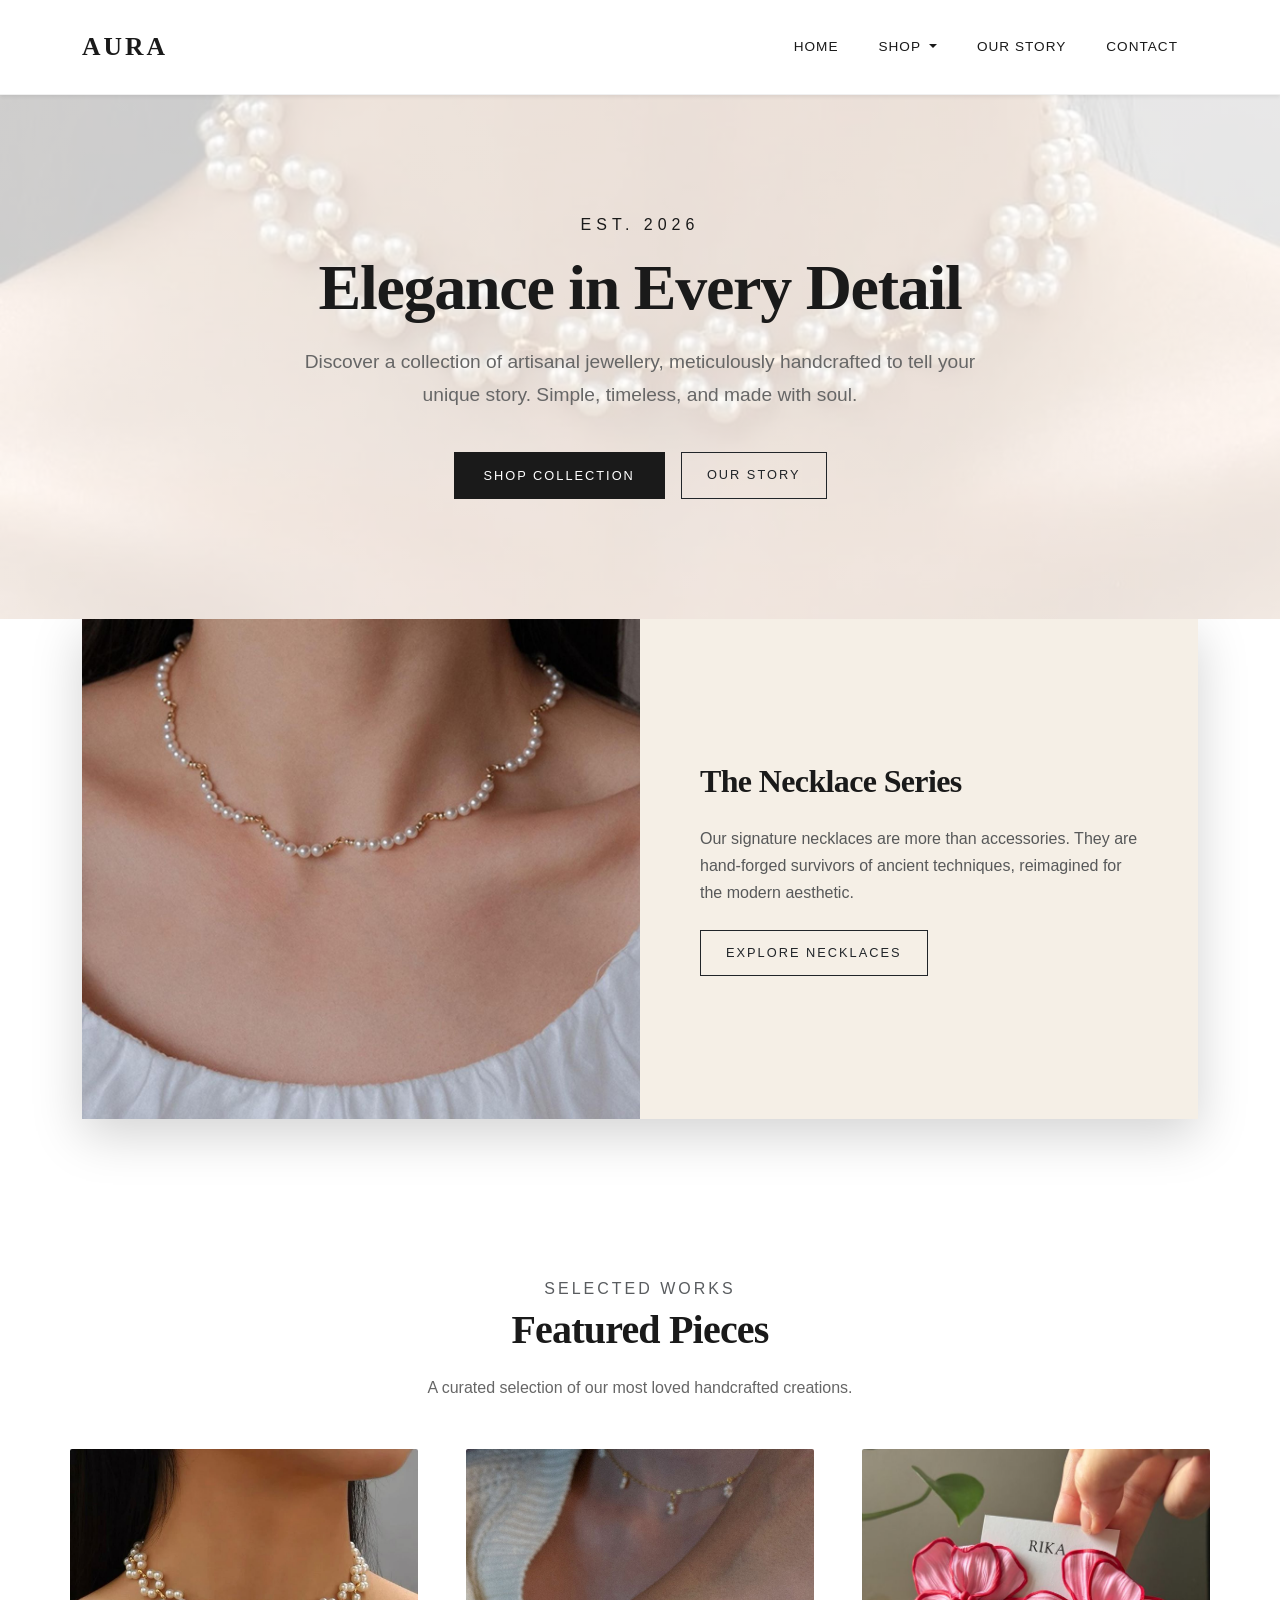
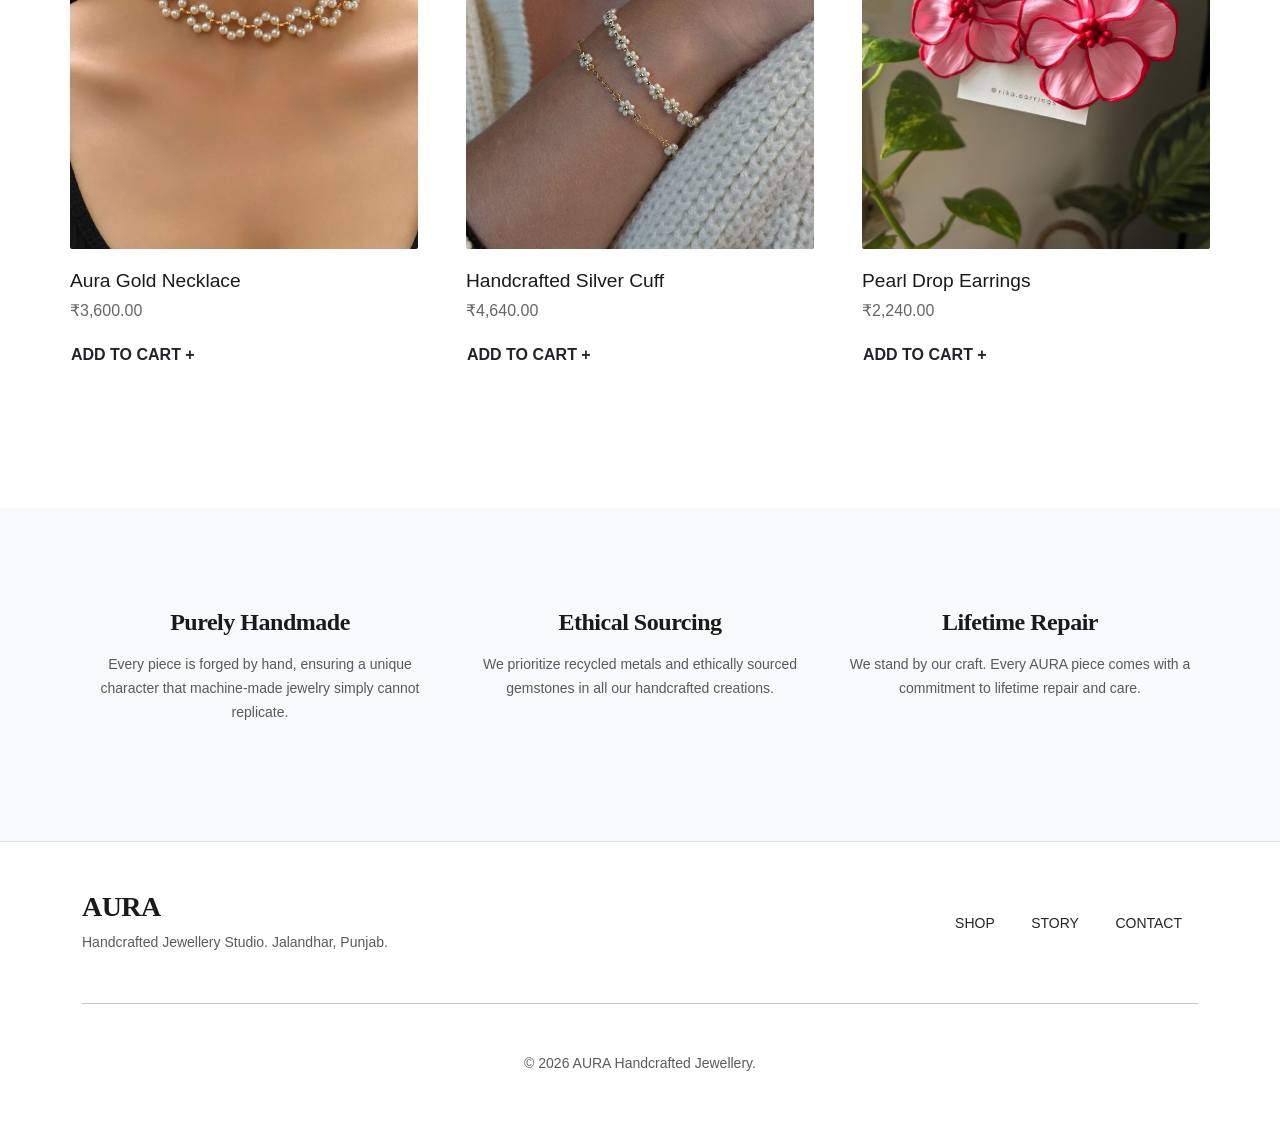
<file: index.html>
<!DOCTYPE html>
<html lang="en">

<head>
  <meta charset="UTF-8">
  <meta name="viewport" content="width=device-width, initial-scale=1.0">
  <meta name="description"
    content="Aura Handcrafted Jewellery - Artisanal jewellery made with care. Explore our unique handcrafted rings and necklaces.">

  <!-- Bootstrap CSS -->
  <link href="https://cdn.jsdelivr.net/npm/bootstrap@5.0.2/dist/css/bootstrap.min.css" rel="stylesheet">
  <!-- Custom CSS -->
  <link rel="stylesheet" href="style.css">

  <title>Aura Handcrafted Jewellery | Simple Artisanal Pieces</title>
</head>

<body>

  <!-- Navbar -->
  <nav class="navbar navbar-expand-lg navbar-light sticky-top shadow-sm">
    <div class="container">
      <a class="navbar-brand" href="index.html">AURA</a>
      <button class="navbar-toggler" type="button" data-bs-toggle="collapse" data-bs-target="#navbarContent">
        <span class="navbar-toggler-icon"></span>
      </button>
      <div class="collapse navbar-collapse justify-content-end" id="navbarContent">
        <ul class="navbar-nav align-items-center">
          <li class="nav-item"><a class="nav-link active" href="index.html">Home</a></li>
          <li class="nav-item dropdown">
            <a class="nav-link dropdown-toggle" href="#" id="shopDropdown" role="button" data-bs-toggle="dropdown"
              aria-expanded="false">
              Shop
            </a>
            <ul class="dropdown-menu" aria-labelledby="shopDropdown">
              <li><a class="dropdown-item" href="shop.html">Shop All</a></li>
              <li>
                <hr class="dropdown-divider">
              </li>
              <li><a class="dropdown-item" href="shop.html?category=necklace">Necklace</a></li>
              <li><a class="dropdown-item" href="shop.html?category=hand-bracelet">Hand Bracelet</a></li>
              <li><a class="dropdown-item" href="shop.html?category=earrings">Earrings</a></li>
            </ul>
          </li>
          <li class="nav-item"><a class="nav-link" href="about.html">Our Story</a></li>
          <li class="nav-item"><a class="nav-link" href="contact.html">Contact</a></li>
        </ul>
      </div>
    </div>
  </nav>

  <!-- Premium Hero Section -->
  <header class="hero-premium">
    <div class="container">
      <h6 class="text-uppercase letter-spacing-2 mb-3" style="letter-spacing: 5px;">EST. 2026</h6>
      <h1>Elegance in Every Detail</h1>
      <p>Discover a collection of artisanal jewellery, meticulously handcrafted to tell your unique story. Simple, timeless, and made with soul.</p>
      <div class="d-flex justify-content-center gap-3">
        <a href="shop.html" class="btn btn-primary">Shop Collection</a>
        <a href="about.html" class="btn btn-outline-dark">Our Story</a>
      </div>
    </div>
  </header>

  <!-- Collection Highlights -->
  <section class="container mt-n5">
    <div class="collection-banner shadow-lg">
      <div class="row g-0">
        <div class="col-md-6">
          <img src="images/necklace2.jpg" alt="Necklace Collection" class="banner-img">
        </div>
        <div class="col-md-6 banner-content">
          <h2 class="mb-4">The Necklace Series</h2>
          <p class="text-muted mb-4">Our signature necklaces are more than accessories. They are hand-forged survivors of ancient techniques, reimagined for the modern aesthetic.</p>
          <div>
            <a href="shop.html?category=necklace" class="btn btn-outline-dark">Explore Necklaces</a>
          </div>
        </div>
      </div>
    </div>
  </section>

  <!-- Featured Collection -->
  <section class="section-padding container">
    <div class="section-title text-center mb-5">
      <h6 class="text-muted text-uppercase mb-2" style="letter-spacing: 3px;">Selected Works</h6>
      <h2>Featured Pieces</h2>
      <p>A curated selection of our most loved handcrafted creations.</p>
    </div>

    <div class="row g-5">
      <!-- Product 1 -->
      <div class="col-sm-6 col-lg-4">
        <div class="product-card">
          <div class="img-container">
            <img src="images/necklace1.jpg" alt="Aura Gold Necklace">
          </div>
          <h5 class="card-title">Aura Gold Necklace</h5>
          <p class="card-price">₹3,600.00</p>
          <div class="mt-3">
            <a href="purchase.html?name=Aura Gold Necklace&price=3600&img=images/necklace1.jpg"
              class="btn btn-link p-0 text-dark text-decoration-none fw-bold small">ADD TO CART +</a>
          </div>
        </div>
      </div>

      <!-- Product 2 -->
      <div class="col-sm-6 col-lg-4">
        <div class="product-card">
          <div class="img-container">
            <img src="images/handbracelet1.jpg" alt="Handcrafted Silver Cuff">
          </div>
          <h5 class="card-title">Handcrafted Silver Cuff</h5>
          <p class="card-price">₹4,640.00</p>
          <div class="mt-3">
            <a href="purchase.html?name=Handcrafted Silver Cuff&price=4640&img=images/handbracelet1.jpg"
              class="btn btn-link p-0 text-dark text-decoration-none fw-bold small">ADD TO CART +</a>
          </div>
        </div>
      </div>

      <!-- Product 3 -->
      <div class="col-sm-6 col-lg-4">
        <div class="product-card">
          <div class="img-container">
            <img src="images/earings1.jpg" alt="Pearl Drop Earrings">
          </div>
          <h5 class="card-title">Pearl Drop Earrings</h5>
          <p class="card-price">₹2,240.00</p>
          <div class="mt-3">
            <a href="purchase.html?name=Pearl Drop Earrings&price=2240&img=images/earings1.jpg"
              class="btn btn-link p-0 text-dark text-decoration-none fw-bold small">ADD TO CART +</a>
          </div>
        </div>
      </div>
    </div>
  </section>

  <!-- Why AURA -->
  <section class="bg-light section-padding">
    <div class="container">
      <div class="row text-center g-4">
        <div class="col-md-4">
          <h4 class="mb-3">Purely Handmade</h4>
          <p class="text-muted small">Every piece is forged by hand, ensuring a unique character that machine-made jewelry simply cannot replicate.</p>
        </div>
        <div class="col-md-4">
          <h4 class="mb-3">Ethical Sourcing</h4>
          <p class="text-muted small">We prioritize recycled metals and ethically sourced gemstones in all our handcrafted creations.</p>
        </div>
        <div class="col-md-4">
          <h4 class="mb-3">Lifetime Repair</h4>
          <p class="text-muted small">We stand by our craft. Every AURA piece comes with a commitment to lifetime repair and care.</p>
        </div>
      </div>
    </div>
  </section>

  <!-- Footer -->
  <footer class="bg-white border-top py-5">
    <div class="container">
      <div class="row align-items-center">
        <div class="col-md-6">
          <h3 class="letter-spacing-2">AURA</h3>
          <p class="text-muted small mb-0">Handcrafted Jewellery Studio. Jalandhar, Punjab.</p>
        </div>
        <div class="col-md-6 text-md-end mt-4 mt-md-0">
          <a href="shop.html" class="text-dark text-decoration-none small mx-3">SHOP</a>
          <a href="about.html" class="text-dark text-decoration-none small mx-3">STORY</a>
          <a href="contact.html" class="text-dark text-decoration-none small mx-3">CONTACT</a>
        </div>
      </div>
      <hr class="my-5 opacity-10">
      <div class="text-center">
        <p class="text-muted small mb-0">&copy; 2026 AURA Handcrafted Jewellery.</p>
      </div>
    </div>
  </footer>

  <!-- Bootstrap JS -->
  <script src="https://cdn.jsdelivr.net/npm/bootstrap@5.0.2/dist/js/bootstrap.bundle.min.js"></script>
</body>

</html>
</file>
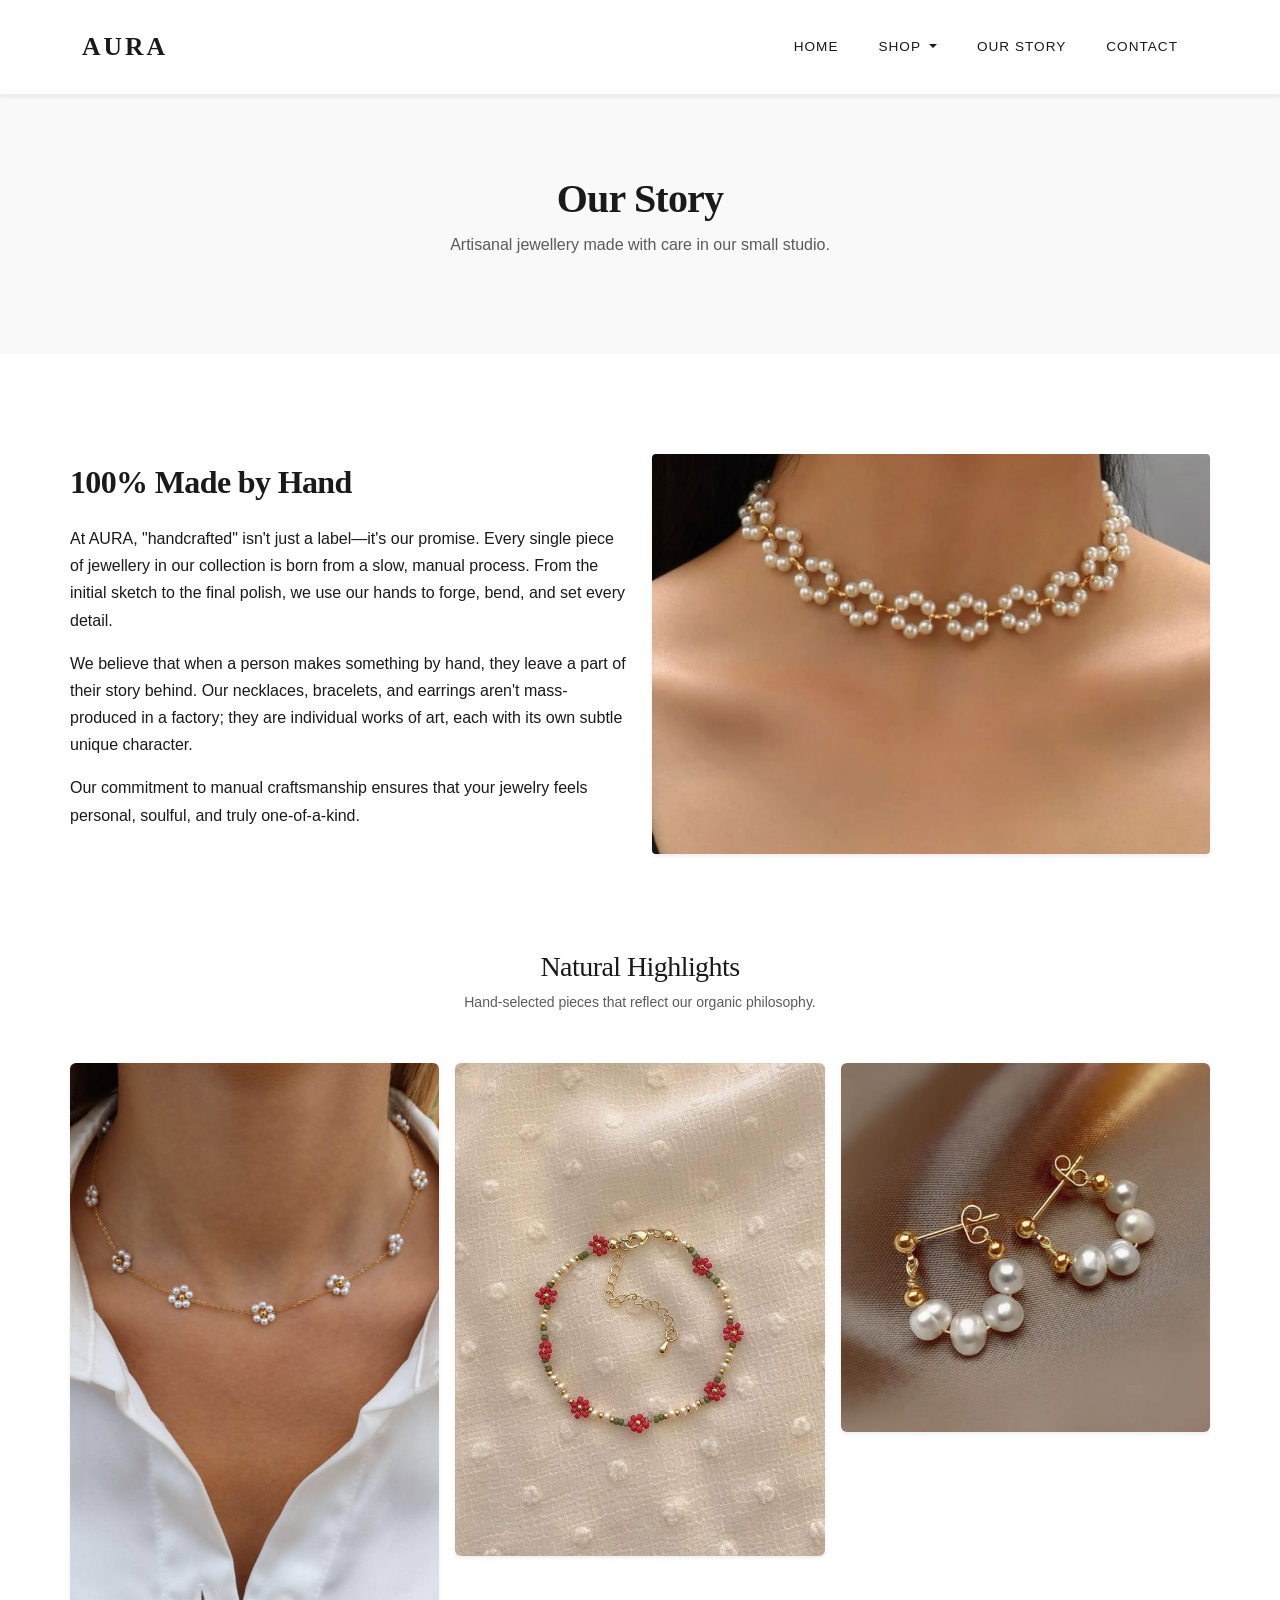
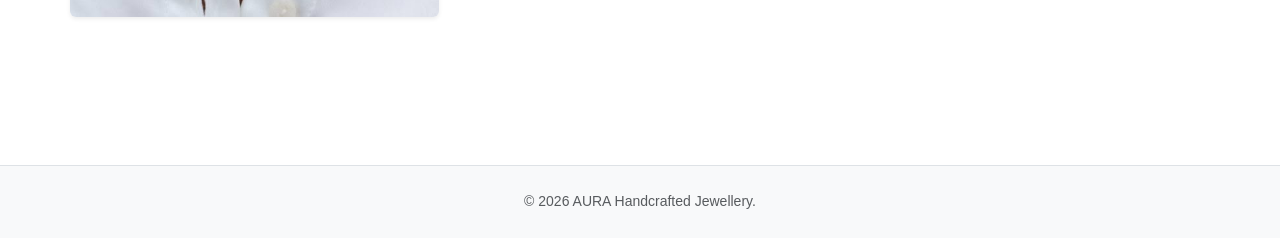
<file: about.html>
<!DOCTYPE html>
<html lang="en">

<head>
    <meta charset="UTF-8">
    <meta name="viewport" content="width=device-width, initial-scale=1.0">
    <meta name="description" content="Our Story | Aura Handcrafted Jewellery - Artisanal craft and small studio roots.">

    <!-- Bootstrap CSS -->
    <link href="https://cdn.jsdelivr.net/npm/bootstrap@5.0.2/dist/css/bootstrap.min.css" rel="stylesheet">
    <!-- Custom CSS -->
    <link rel="stylesheet" href="style.css">

    <title>Our Story | Aura Handcrafted Jewellery</title>

    <style>
        .about-header {
            padding: 80px 0;
            text-align: center;
            background-color: #f9f9f9;
        }

        .story-image {
            width: 100%;
            height: 400px;
            object-fit: cover;
            border-radius: 4px;
        }
    </style>
</head>

<body>

    <!-- Navbar -->
    <nav class="navbar navbar-expand-lg navbar-light sticky-top shadow-sm">
        <div class="container">
            <a class="navbar-brand" href="index.html">AURA</a>
            <button class="navbar-toggler" type="button" data-bs-toggle="collapse" data-bs-target="#navbarContent">
                <span class="navbar-toggler-icon"></span>
            </button>
            <div class="collapse navbar-collapse justify-content-end" id="navbarContent">
                <ul class="navbar-nav align-items-center">
                    <li class="nav-item"><a class="nav-link" href="index.html">Home</a></li>
                    <li class="nav-item dropdown">
                        <a class="nav-link dropdown-toggle" href="#" id="shopDropdown" role="button"
                            data-bs-toggle="dropdown" aria-expanded="false">
                            Shop
                        </a>
                        <ul class="dropdown-menu" aria-labelledby="shopDropdown">
                            <li><a class="dropdown-item" href="shop.html">Shop All</a></li>
                            <li>
                                <hr class="dropdown-divider">
                            </li>
                            <li><a class="dropdown-item" href="shop.html?category=necklace">Necklace</a></li>
                            <li><a class="dropdown-item" href="shop.html?category=hand-bracelet">Hand Bracelet</a></li>
                            <li><a class="dropdown-item" href="shop.html?category=earrings">Earrings</a></li>
                        </ul>
                    </li>
                    <li class="nav-item"><a class="nav-link active" href="about.html">Our Story</a></li>
                    <li class="nav-item"><a class="nav-link" href="contact.html">Contact</a></li>
                </ul>
            </div>
        </div>
    </nav>

    <!-- About Header -->
    <header class="about-header">
        <div class="container">
            <h1>Our Story</h1>
            <p class="text-muted"> Artisanal jewellery made with care in our small studio.</p>
        </div>
    </header>

    <!-- Story Content -->
    <section class="section-padding container">
        <div class="row align-items-center mb-5">
            <div class="col-md-6 mb-5 mb-md-0">
                <h2 class="mb-4">100% Made by Hand</h2>
                <p>At AURA, "handcrafted" isn't just a label—it's our promise. Every single piece of jewellery in our collection is born from a slow, manual process. From the initial sketch to the final polish, we use our hands to forge, bend, and set every detail.</p>
                <p>We believe that when a person makes something by hand, they leave a part of their story behind. Our necklaces, bracelets, and earrings aren't mass-produced in a factory; they are individual works of art, each with its own subtle unique character.</p>
                <p>Our commitment to manual craftsmanship ensures that your jewelry feels personal, soulful, and truly one-of-a-kind.</p>
            </div>
            <div class="col-md-6">
                <img src="images/necklace1.jpg" alt="Handmade Jewelry Process" class="story-image shadow-sm">
            </div>
        </div>

        <!-- Natural Elements Section -->
        <div class="py-5">
            <div class="text-center mb-5">
                <h3 class="fw-light">Natural Highlights</h3>
                <p class="text-muted small">Hand-selected pieces that reflect our organic philosophy.</p>
            </div>
            <div class="row g-3">
                <div class="col-4">
                    <img src="images/necklace3.jpg" alt="Artisanal Necklace" class="img-fluid rounded shadow-sm">
                </div>
                <div class="col-4">
                    <img src="images/handbracelet6.jpg" alt="Textured Bracelet" class="img-fluid rounded shadow-sm">
                </div>
                <div class="col-4">
                    <img src="images/earings5.jpg" alt="Organic Earrings" class="img-fluid rounded shadow-sm">
                </div>
            </div>
        </div>
    </section>

    <!-- Footer -->
    <footer class="bg-light border-top section-padding py-4">
        <div class="container text-center">
            <p class="mb-0 text-muted small">&copy; 2026 AURA Handcrafted Jewellery.</p>
        </div>
    </footer>

    <script src="https://cdn.jsdelivr.net/npm/bootstrap@5.0.2/dist/js/bootstrap.bundle.min.js"></script>
</body>

</html>
</file>
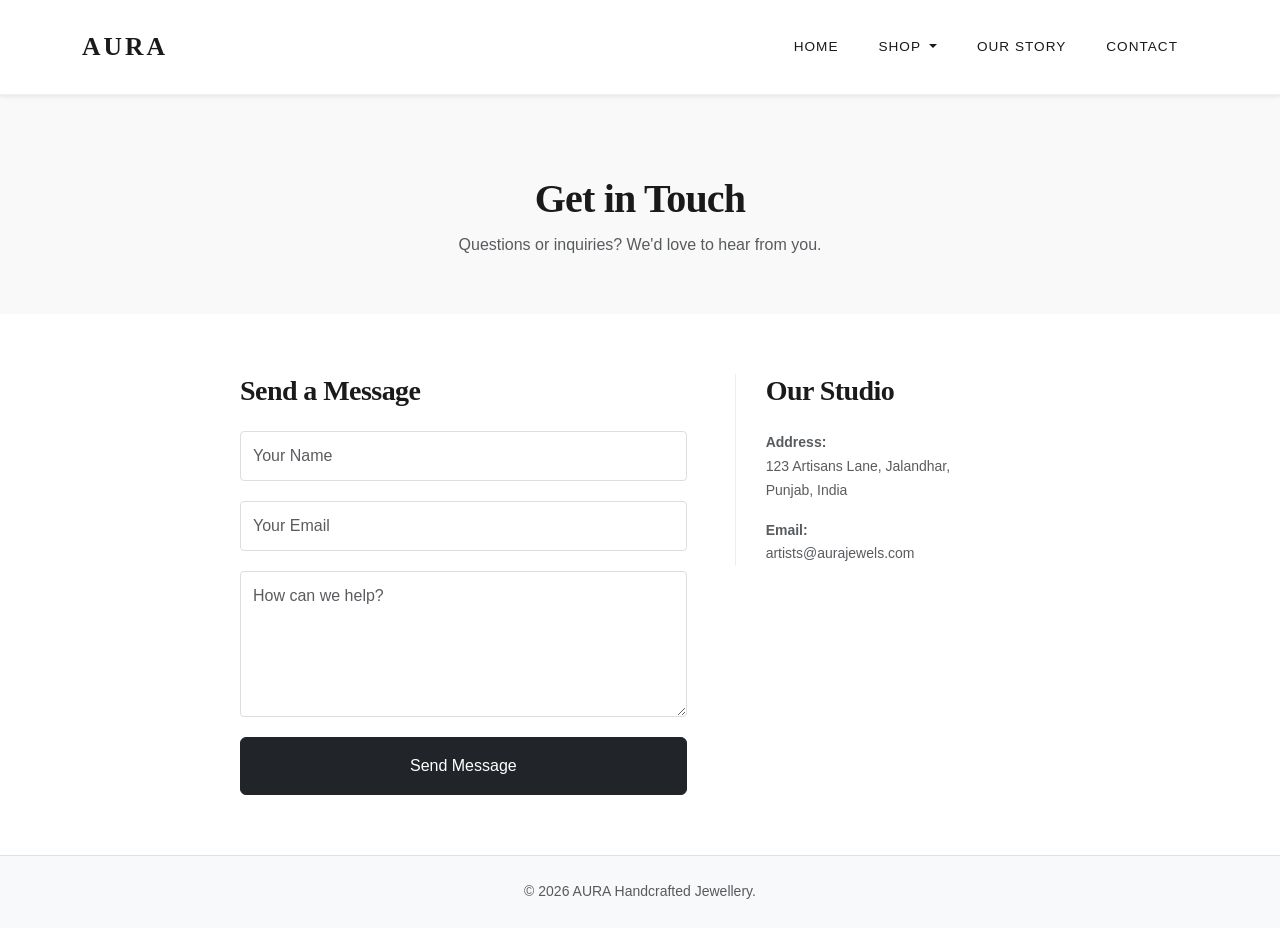
<file: contact.html>
<!DOCTYPE html>
<html lang="en">

<head>
    <meta charset="UTF-8">
    <meta name="viewport" content="width=device-width, initial-scale=1.0">
    <meta name="description" content="Contact Aura Handcrafted Jewellery for inquiries and support.">

    <!-- Bootstrap CSS -->
    <link href="https://cdn.jsdelivr.net/npm/bootstrap@5.0.2/dist/css/bootstrap.min.css" rel="stylesheet">
    <!-- Custom CSS -->
    <link rel="stylesheet" href="style.css">

    <title>Contact | Aura Handcrafted Jewellery</title>

    <style>
        .contact-header {
            padding: 80px 0 40px;
            text-align: center;
            background-color: #f9f9f9;
        }

        .contact-form-section {
            padding: 60px 0;
            max-width: 800px;
            margin: 0 auto;
        }

        .form-control {
            border-radius: 4px;
            border: 1px solid #ddd;
            padding: 12px;
            margin-bottom: 20px;
        }

        .contact-info-block {
            padding-left: 30px;
            border-left: 1px solid #eee;
        }
    </style>
</head>

<body>

    <!-- Navbar -->
    <nav class="navbar navbar-expand-lg navbar-light sticky-top shadow-sm">
        <div class="container">
            <a class="navbar-brand" href="index.html">AURA</a>
            <button class="navbar-toggler" type="button" data-bs-toggle="collapse" data-bs-target="#navbarContent">
                <span class="navbar-toggler-icon"></span>
            </button>
            <div class="collapse navbar-collapse justify-content-end" id="navbarContent">
                <ul class="navbar-nav align-items-center">
                    <li class="nav-item"><a class="nav-link" href="index.html">Home</a></li>
                    <li class="nav-item dropdown">
                        <a class="nav-link dropdown-toggle" href="#" id="shopDropdown" role="button"
                            data-bs-toggle="dropdown" aria-expanded="false">
                            Shop
                        </a>
                        <ul class="dropdown-menu" aria-labelledby="shopDropdown">
                            <li><a class="dropdown-item" href="shop.html">Shop All</a></li>
                            <li>
                                <hr class="dropdown-divider">
                            </li>
                            <li><a class="dropdown-item" href="shop.html?category=necklace">Necklace</a></li>
                            <li><a class="dropdown-item" href="shop.html?category=hand-bracelet">Hand Bracelet</a></li>
                            <li><a class="dropdown-item" href="shop.html?category=earrings">Earrings</a></li>
                        </ul>
                    </li>
                    <li class="nav-item"><a class="nav-link" href="about.html">Our Story</a></li>
                    <li class="nav-item"><a class="nav-link active" href="contact.html">Contact</a></li>
                </ul>
            </div>
        </div>
    </nav>

    <!-- Contact Header -->
    <header class="contact-header">
        <div class="container">
            <h1>Get in Touch</h1>
            <p class="text-muted">Questions or inquiries? We'd love to hear from you.</p>
        </div>
    </header>

    <!-- Contact Form Section -->
    <section class="container contact-form-section">
        <div class="row g-5">
            <div class="col-md-7">
                <h3 class="mb-4">Send a Message</h3>
                <div id="confirmMessage" class="alert alert-success d-none mb-4">
                    Your message has been sent. We will get back to you soon!
                </div>
                <form id="contactForm">
                    <input type="text" class="form-control" placeholder="Your Name" required>
                    <input type="email" class="form-control" placeholder="Your Email" required>
                    <textarea class="form-control" rows="5" placeholder="How can we help?" required></textarea>
                    <button type="submit" class="btn btn-dark w-100 py-3">Send Message</button>
                </form>
            </div>
            <div class="col-md-5">
                <div class="contact-info-block">
                    <h3 class="mb-4">Our Studio</h3>
                    <p class="text-muted small"><strong>Address:</strong><br>123 Artisans Lane, Jalandhar,<br>Punjab,
                        India</p>
                    <p class="text-muted small"><strong>Email:</strong><br>artists@aurajewels.com</p>

                </div>
            </div>
        </div>
    </section>

    <!-- Footer -->
    <footer class="bg-light border-top section-padding py-4">
        <div class="container text-center">
            <p class="mb-0 text-muted small">&copy; 2026 AURA Handcrafted Jewellery.</p>
        </div>
    </footer>

    <script>
        document.getElementById('contactForm').addEventListener('submit', function (e) {
            e.preventDefault();
            this.classList.add('d-none');
            document.getElementById('confirmMessage').classList.remove('d-none');
        });
    </script>

    <script src="https://cdn.jsdelivr.net/npm/bootstrap@5.0.2/dist/js/bootstrap.bundle.min.js"></script>
</body>

</html>
</file>
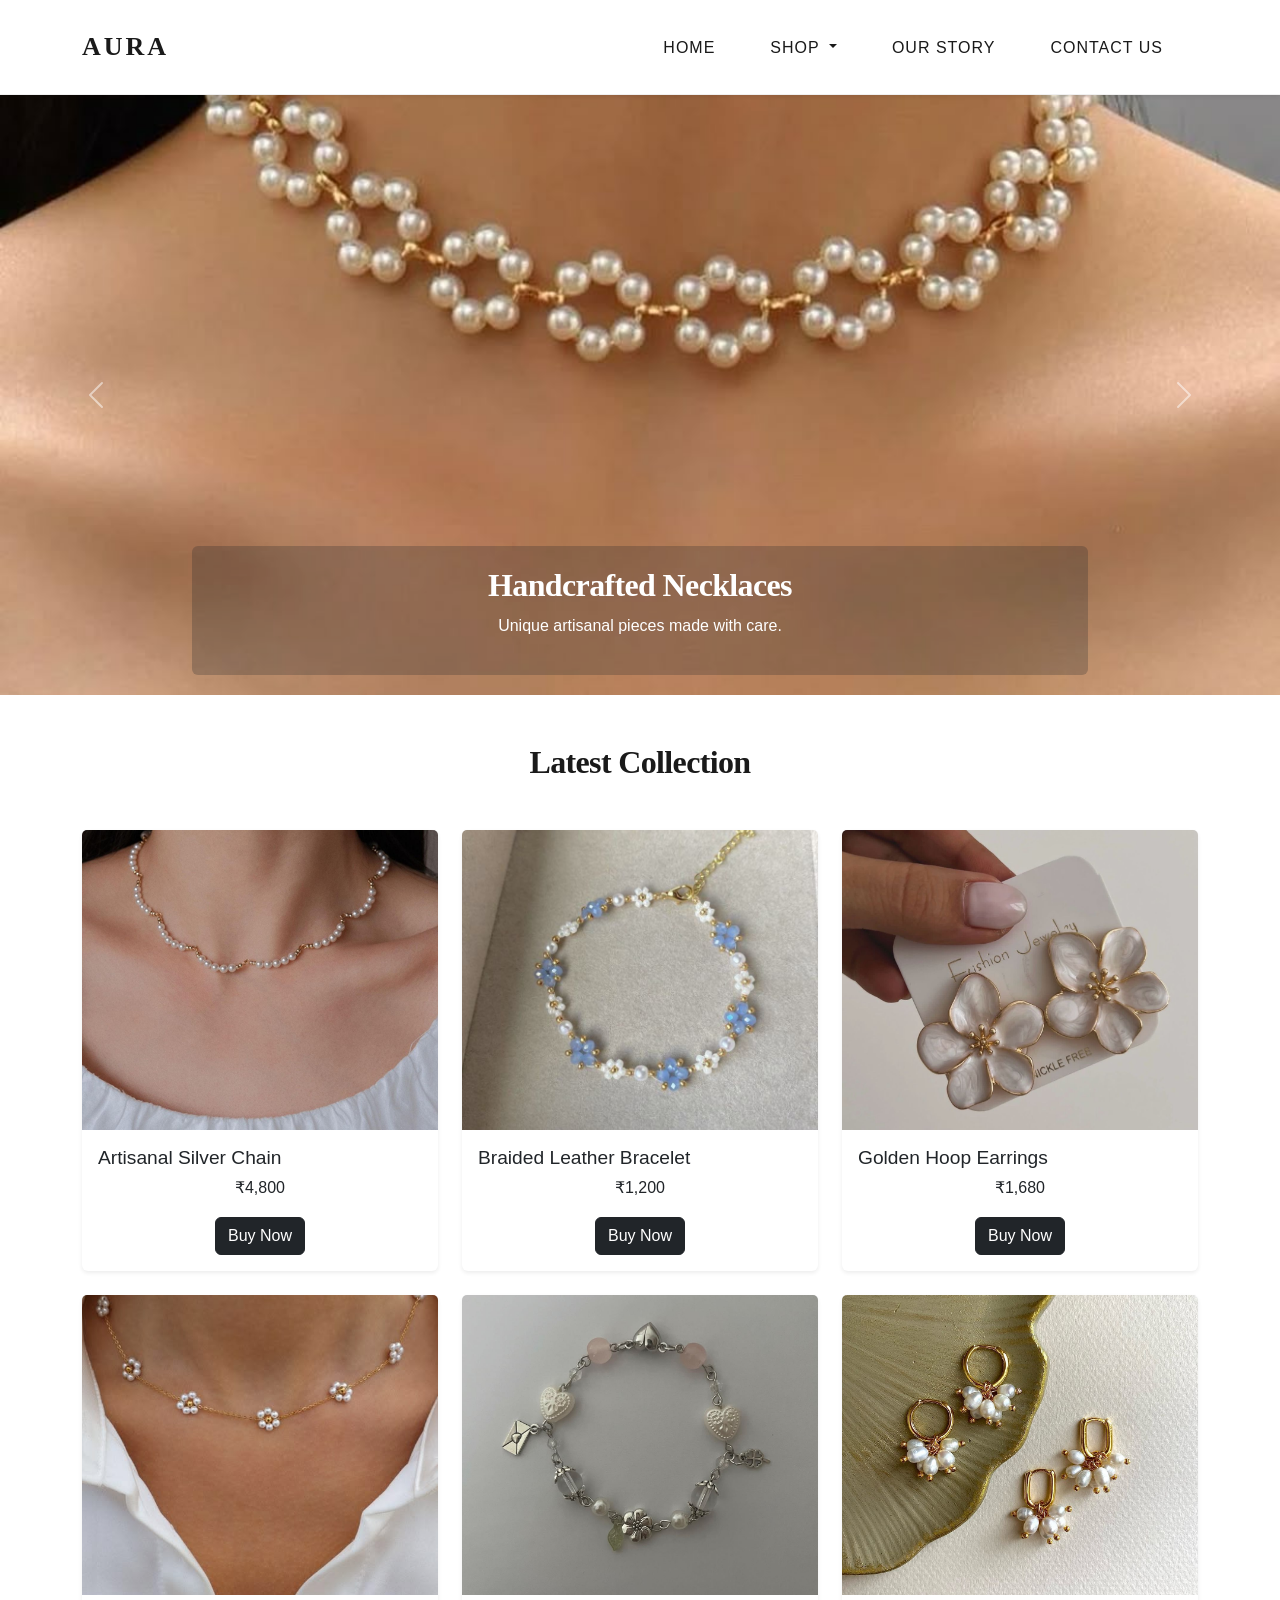
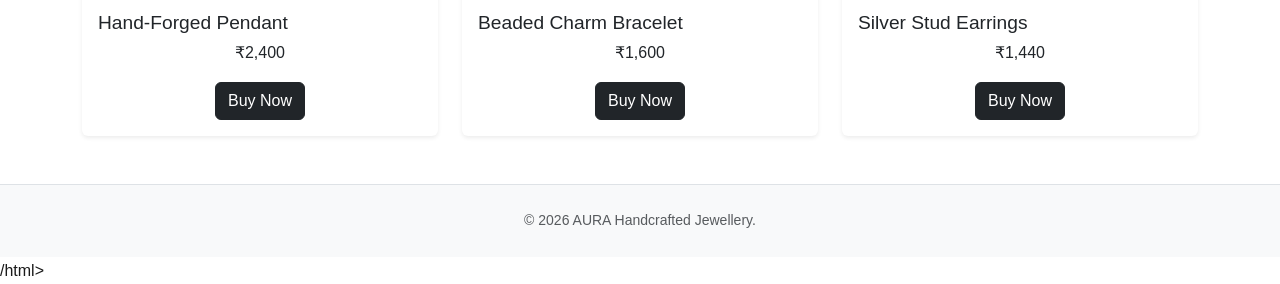
<file: home.html>
<!DOCTYPE html>
<html lang="en">
<head>

    <meta charset="UTF-8">
    <meta name="viewport" content="width=device-width, initial-scale=1.0">

    <!-- Bootstrap CSS -->
    <link href="https://cdn.jsdelivr.net/npm/bootstrap@5.0.2/dist/css/bootstrap.min.css" rel="stylesheet">
    <!-- Custom CSS -->
    <link rel="stylesheet" href="style.css">

    <title>AURA Handcrafted Jewellery</title>

    <style>
        .navbar-brand {
            font-size: 26px;
            font-weight: bold;
            font-family: 'Playfair Display', serif;
        }

        .nav-link {
            font-size: 16px;
            margin-right: 15px;
        }

        .hero-carousel img {
            height: 600px;
            object-fit: cover;
        }
    </style>

</head>

<body>

<!-- Navbar -->
<nav class="navbar navbar-expand-lg navbar-light bg-light shadow-sm sticky-top">
  <div class="container">
    <a class="navbar-brand" href="index.html">AURA</a>
    <button class="navbar-toggler" type="button" data-bs-toggle="collapse" data-bs-target="#navbarContent">
      <span class="navbar-toggler-icon"></span>
    </button>
    <div class="collapse navbar-collapse justify-content-end" id="navbarContent">
      <ul class="navbar-nav align-items-center">
        <li class="nav-item"><a class="nav-link active" href="home.html">Home</a></li>
        <li class="nav-item dropdown">
          <a class="nav-link dropdown-toggle" href="#" id="shopDropdown" role="button" data-bs-toggle="dropdown" aria-expanded="false">
            Shop
          </a>
          <ul class="dropdown-menu" aria-labelledby="shopDropdown">
            <li><a class="dropdown-item" href="shop.html">Shop All</a></li>
            <li><hr class="dropdown-divider"></li>
            <li><a class="dropdown-item" href="shop.html?category=necklace">Necklace</a></li>
            <li><a class="dropdown-item" href="shop.html?category=hand-bracelet">Hand Bracelet</a></li>
            <li><a class="dropdown-item" href="shop.html?category=earrings">Earrings</a></li>
          </ul>
        </li>
        <li class="nav-item"><a class="nav-link" href="about.html">Our Story</a></li>
        <li class="nav-item"><a class="nav-link" href="contact.html">Contact Us</a></li>
      </ul>
    </div>
  </div>
</nav>

<!-- Carousel -->
<div id="heroCarousel" class="carousel slide hero-carousel" data-bs-ride="carousel">
  <div class="carousel-inner">
    <div class="carousel-item active">
      <img src="images/necklace1.jpg" class="d-block w-100" alt="Necklace">
      <div class="carousel-caption d-none d-md-block bg-dark bg-opacity-25 rounded">
        <h2>Handcrafted Necklaces</h2>
        <p>Unique artisanal pieces made with care.</p>
      </div>
    </div>
    <div class="carousel-item">
      <img src="images/handbracelet1.jpg" class="d-block w-100" alt="Bracelet">
      <div class="carousel-caption d-none d-md-block bg-dark bg-opacity-25 rounded">
        <h2>Artisanal Bracelets</h2>
        <p>A touch of elegance for your wrist.</p>
      </div>
    </div>
    <div class="carousel-item">
      <img src="images/earings1.jpg" class="d-block w-100" alt="Earrings">
      <div class="carousel-caption d-none d-md-block bg-dark bg-opacity-25 rounded">
        <h2>Timeless Earrings</h2>
        <p>Simple designs for everyday wear.</p>
      </div>
    </div>
  </div>
  <button class="carousel-control-prev" type="button" data-bs-target="#heroCarousel" data-bs-slide="prev">
    <span class="carousel-control-prev-icon" aria-hidden="true"></span>
    <span class="visually-hidden">Previous</span>
  </button>
  <button class="carousel-control-next" type="button" data-bs-target="#heroCarousel" data-bs-slide="next">
    <span class="carousel-control-next-icon" aria-hidden="true"></span>
    <span class="visually-hidden">Next</span>
  </button>
</div>

<!-- Featured Products -->
<div class="container py-5">
  <h2 class="text-center mb-5">Latest Collection</h2>
  <div class="row g-4">
    <!-- Row 1 -->
    <div class="col-sm-6 col-lg-4">
      <div class="card h-100 shadow-sm border-0">
        <img src="images/necklace2.jpg" class="card-img-top" alt="Artisanal Silver Chain" style="height: 300px; object-fit: cover;">
        <div class="card-body text-center">
          <h5 class="card-title">Artisanal Silver Chain</h5>
          <p class="card-text">₹4,800</p>
          <a href="purchase.html?name=Artisanal Silver Chain&price=4800&img=images/necklace2.jpg" class="btn btn-dark">Buy Now</a>
        </div>
      </div>
    </div>

    <div class="col-sm-6 col-lg-4">
      <div class="card h-100 shadow-sm border-0">
        <img src="images/handbracelet2.jpg" class="card-img-top" alt="Braided Leather Bracelet" style="height: 300px; object-fit: cover;">
        <div class="card-body text-center">
          <h5 class="card-title">Braided Leather Bracelet</h5>
          <p class="card-text">₹1,200</p>
          <a href="purchase.html?name=Braided Leather Bracelet&price=1200&img=images/handbracelet2.jpg" class="btn btn-dark">Buy Now</a>
        </div>
      </div>
    </div>

    <div class="col-sm-6 col-lg-4">
      <div class="card h-100 shadow-sm border-0">
        <img src="images/earings2.jpg" class="card-img-top" alt="Golden Hoop Earrings" style="height: 300px; object-fit: cover;">
        <div class="card-body text-center">
          <h5 class="card-title">Golden Hoop Earrings</h5>
          <p class="card-text">₹1,680</p>
          <a href="purchase.html?name=Golden Hoop Earrings&price=1680&img=images/earings2.jpg" class="btn btn-dark">Buy Now</a>
        </div>
      </div>
    </div>
    
    <!-- Row 2 -->
    <div class="col-sm-6 col-lg-4">
      <div class="card h-100 shadow-sm border-0">
        <img src="images/necklace3.jpg" class="card-img-top" alt="Hand-Forged Pendant" style="height: 300px; object-fit: cover;">
        <div class="card-body text-center">
          <h5 class="card-title">Hand-Forged Pendant</h5>
          <p class="card-text">₹2,400</p>
          <a href="purchase.html?name=Hand-Forged Pendant&price=2400&img=images/necklace3.jpg" class="btn btn-dark">Buy Now</a>
        </div>
      </div>
    </div>

    <div class="col-sm-6 col-lg-4">
      <div class="card h-100 shadow-sm border-0">
        <img src="images/handbracelet3.jpg" class="card-img-top" alt="Beaded Charm Bracelet" style="height: 300px; object-fit: cover;">
        <div class="card-body text-center">
          <h5 class="card-title">Beaded Charm Bracelet</h5>
          <p class="card-text">₹1,600</p>
          <a href="purchase.html?name=Beaded Charm Bracelet&price=1600&img=images/handbracelet3.jpg" class="btn btn-dark">Buy Now</a>
        </div>
      </div>
    </div>

    <div class="col-sm-6 col-lg-4">
      <div class="card h-100 shadow-sm border-0">
        <img src="images/earings3.jpg" class="card-img-top" alt="Silver Stud Earrings" style="height: 300px; object-fit: cover;">
        <div class="card-body text-center">
          <h5 class="card-title">Silver Stud Earrings</h5>
          <p class="card-text">₹1,440</p>
          <a href="purchase.html?name=Silver Stud Earrings&price=1440&img=images/earings3.jpg" class="btn btn-dark">Buy Now</a>
        </div>
      </div>
    </div>
  </div>
</div>

<!-- Footer -->
<footer class="bg-light text-center py-4 border-top">
  <div class="container">
    <p class="mb-0 text-muted small">&copy; 2026 AURA Handcrafted Jewellery.</p>
  </div>
</footer>

<script src="https://cdn.jsdelivr.net/npm/bootstrap@5.0.2/dist/js/bootstrap.bundle.min.js"></script>
</body>
</html>
/html>
</file>
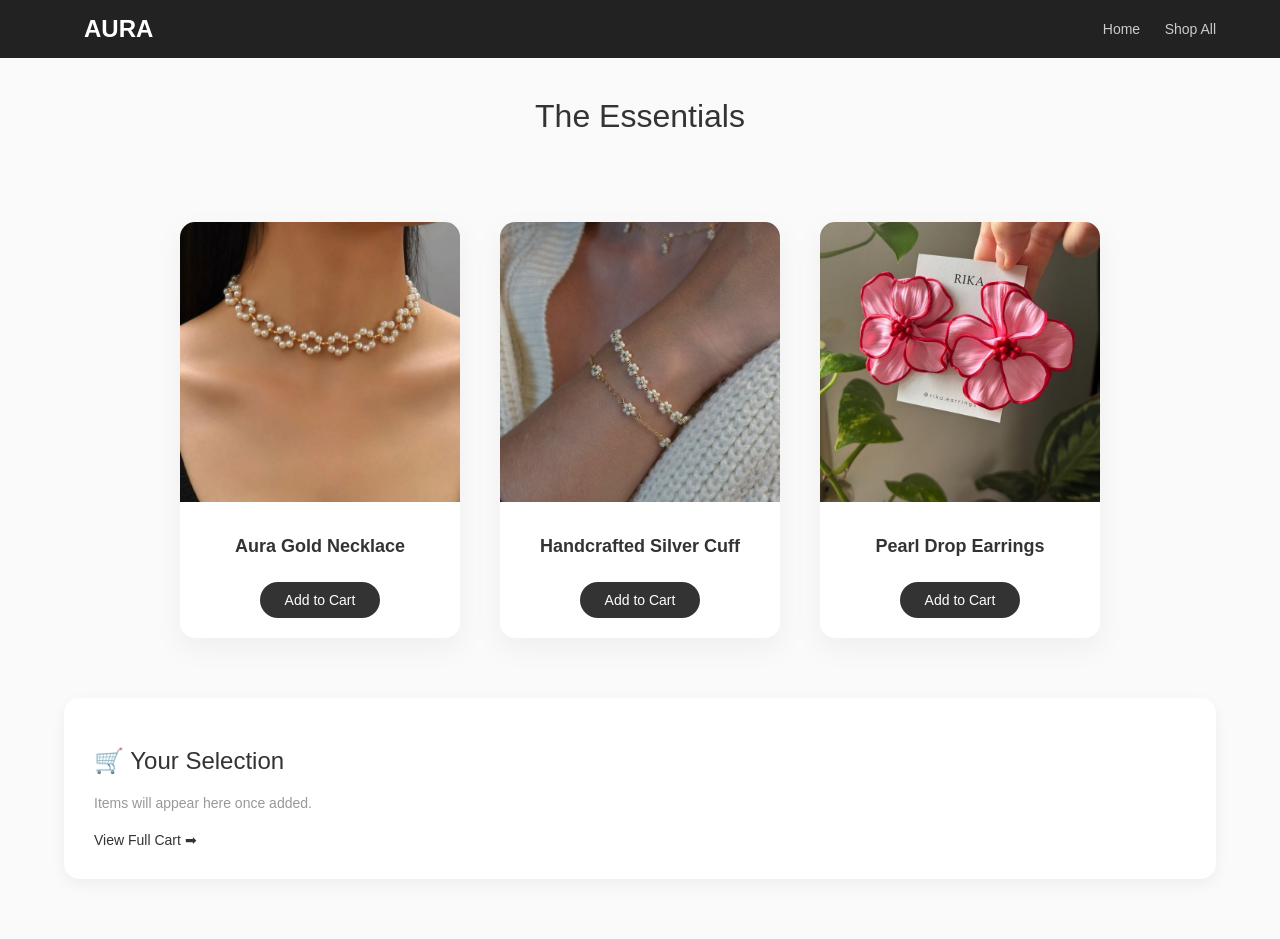
<file: products.html>
<!DOCTYPE html>
<html lang="en">
<head>
<meta charset="UTF-8">
<meta name="viewport" content="width=device-width, initial-scale=1.0">
<title>Our Jewelry Collection | AURA</title>

<style>
body { font-family: 'Segoe UI', Tahoma, Geneva, Verdana, sans-serif; margin:0; background:#fafafa; color: #333; }

/* Navbar */
.navbar {
    background:#222;
    padding:15px 5%;
    display:flex;
    justify-content:space-between;
    align-items: center;
}
.navbar .brand { color: white; font-weight: bold; font-size: 24px; text-decoration: none; }
.navbar a { color:#ccc; text-decoration:none; margin-left: 20px; font-size: 14px; }
.navbar a:hover { color: white; }

/* Products */
.products {
    display:flex;
    flex-wrap: wrap;
    justify-content:center;
    gap:40px;
    padding:60px 5%;
}

/* Card */
.product {
    background:white;
    padding:0;
    width:280px;
    border-radius:15px;
    text-align:center;
    box-shadow:0 10px 30px rgba(0,0,0,0.05);
    overflow: hidden;
    transition: transform 0.3s ease;
}
.product:hover { transform: translateY(-10px); }
.product img { width: 100%; height: 280px; object-fit: cover; }
.product-info { padding: 20px; }
.product h3 { margin: 10px 0; font-size: 18px; }

label {
    display: inline-block;
    background:#333;
    color:white;
    padding:10px 25px;
    border-radius:30px;
    cursor:pointer;
    font-size: 14px;
    margin-top: 15px;
}

/* Hide checkbox */
input { display:none; }

/* Cart */
.cart {
    background:white;
    margin:0 5% 60px;
    padding:30px;
    border-radius:15px;
    box-shadow: 0 5px 15px rgba(0,0,0,0.05);
}

.cart-item { display:none; padding: 10px; border-bottom: 1px solid #eee; color: #555; }

/* ✅ WORKING LOGIC */
#p1:checked ~ .cart #c1 { display:block; }
#p2:checked ~ .cart #c2 { display:block; }
#p3:checked ~ .cart #c3 { display:block; }

</style>
</head>

<body>

<div class="navbar">
    <a href="index.html" class="brand">AURA</a>
    <div>
        <a href="index.html">Home</a>
        <a href="shop.html">Shop All</a>
    </div>
</div>

<h2 style="text-align:center; margin-top: 40px; font-weight: 300; font-size: 32px;">The Essentials</h2>

<!-- ✅ IMPORTANT: Inputs MUST be here -->
<input type="checkbox" id="p1">
<input type="checkbox" id="p2">
<input type="checkbox" id="p3">

<!-- Products -->
<div class="products">
    <div class="product">
        <img src="images/necklace1.jpg" alt="Aura Gold Necklace">
        <div class="product-info">
            <h3>Aura Gold Necklace</h3>
            <label for="p1">Add to Cart</label>
        </div>
    </div>

    <div class="product">
        <img src="images/handbracelet1.jpg" alt="Handcrafted Silver Cuff">
        <div class="product-info">
            <h3>Handcrafted Silver Cuff</h3>
            <label for="p2">Add to Cart</label>
        </div>
    </div>

    <div class="product">
        <img src="images/earings1.jpg" alt="Pearl Drop Earrings">
        <div class="product-info">
            <h3>Pearl Drop Earrings</h3>
            <label for="p3">Add to Cart</label>
        </div>
    </div>
</div>

<!-- Cart -->
<div class="cart">
    <h2 style="font-weight: 300;">🛒 Your Selection</h2>

    <p style="color: #999; font-size: 14px;">Items will appear here once added.</p>

    <div id="c1" class="cart-item">✔ Aura Gold Necklace</div>
    <div id="c2" class="cart-item">✔ Handcrafted Silver Cuff</div>
    <div id="c3" class="cart-item">✔ Pearl Drop Earrings</div>
    
    <div style="margin-top: 20px;">
        <a href="cart.html" style="color: #333; text-decoration: none; font-size: 14px;">View Full Cart ➡</a>
    </div>
</div>

</body>
</html>
</file>
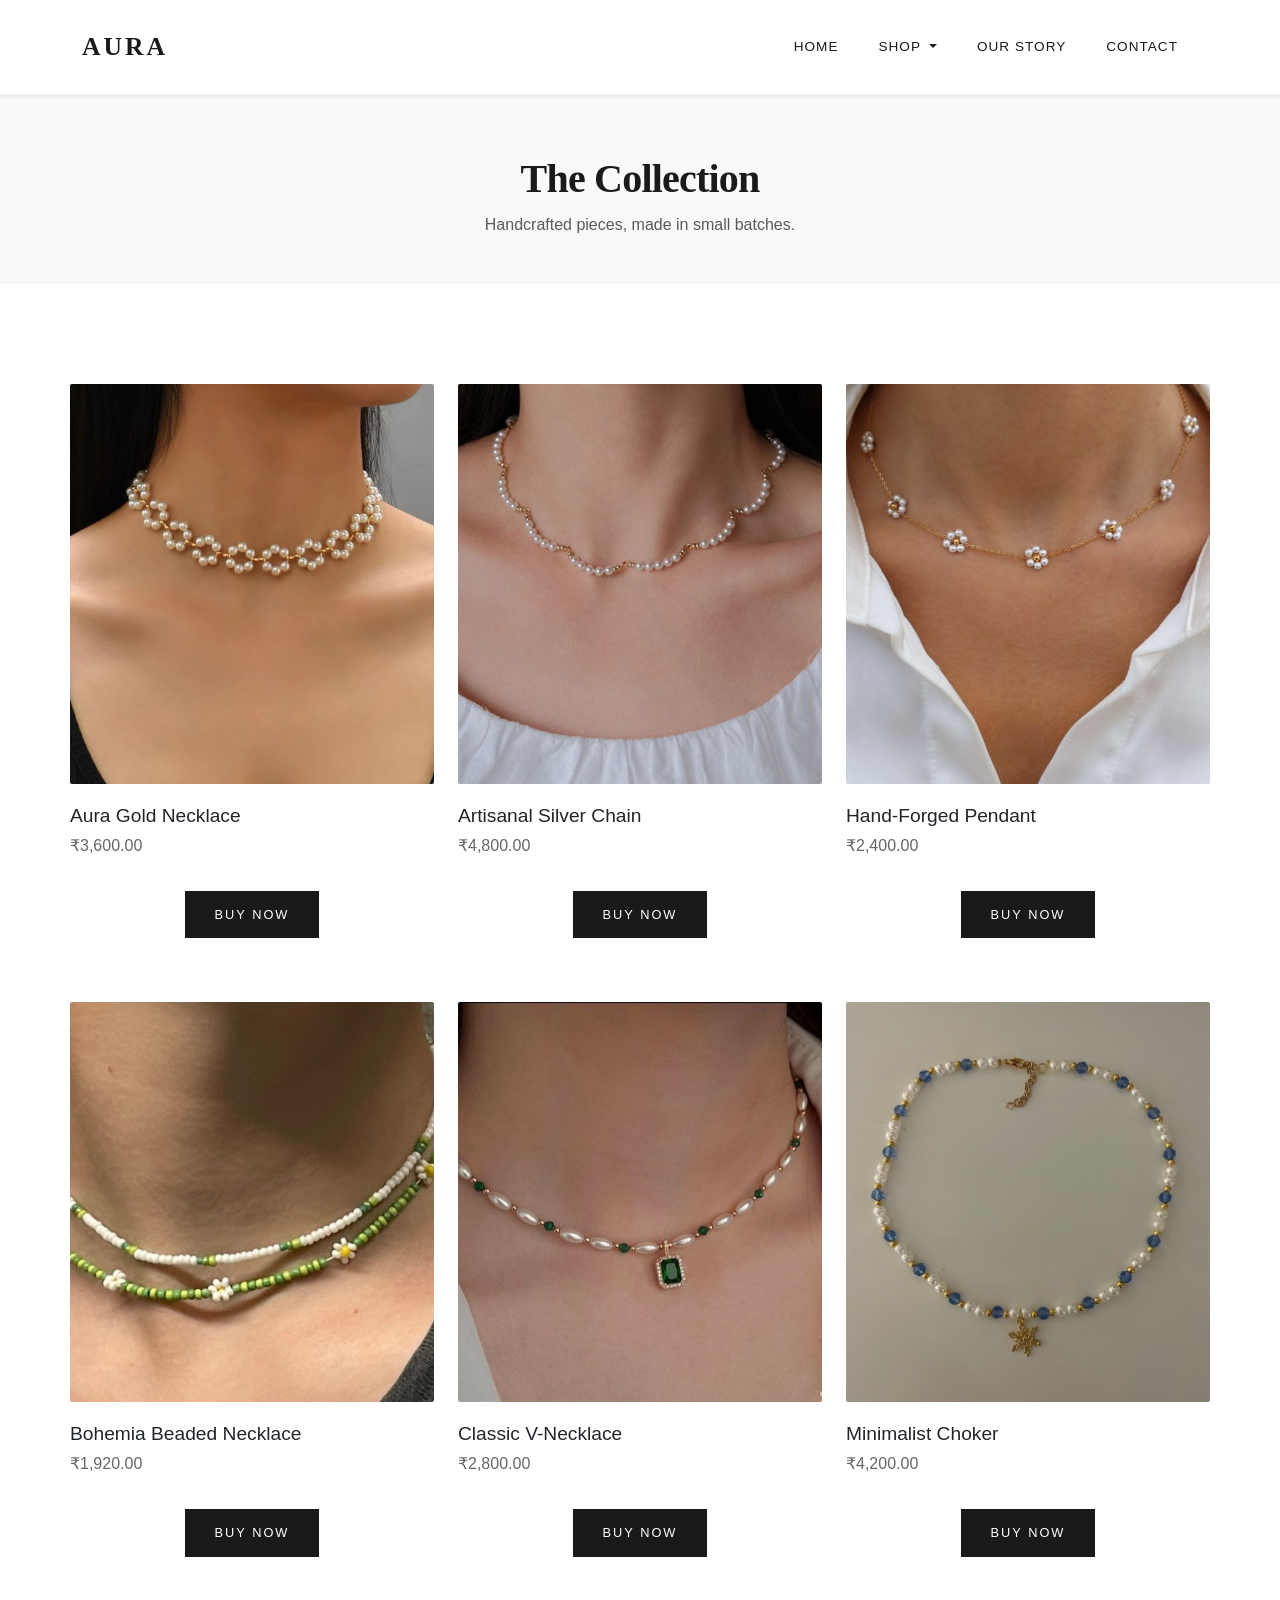
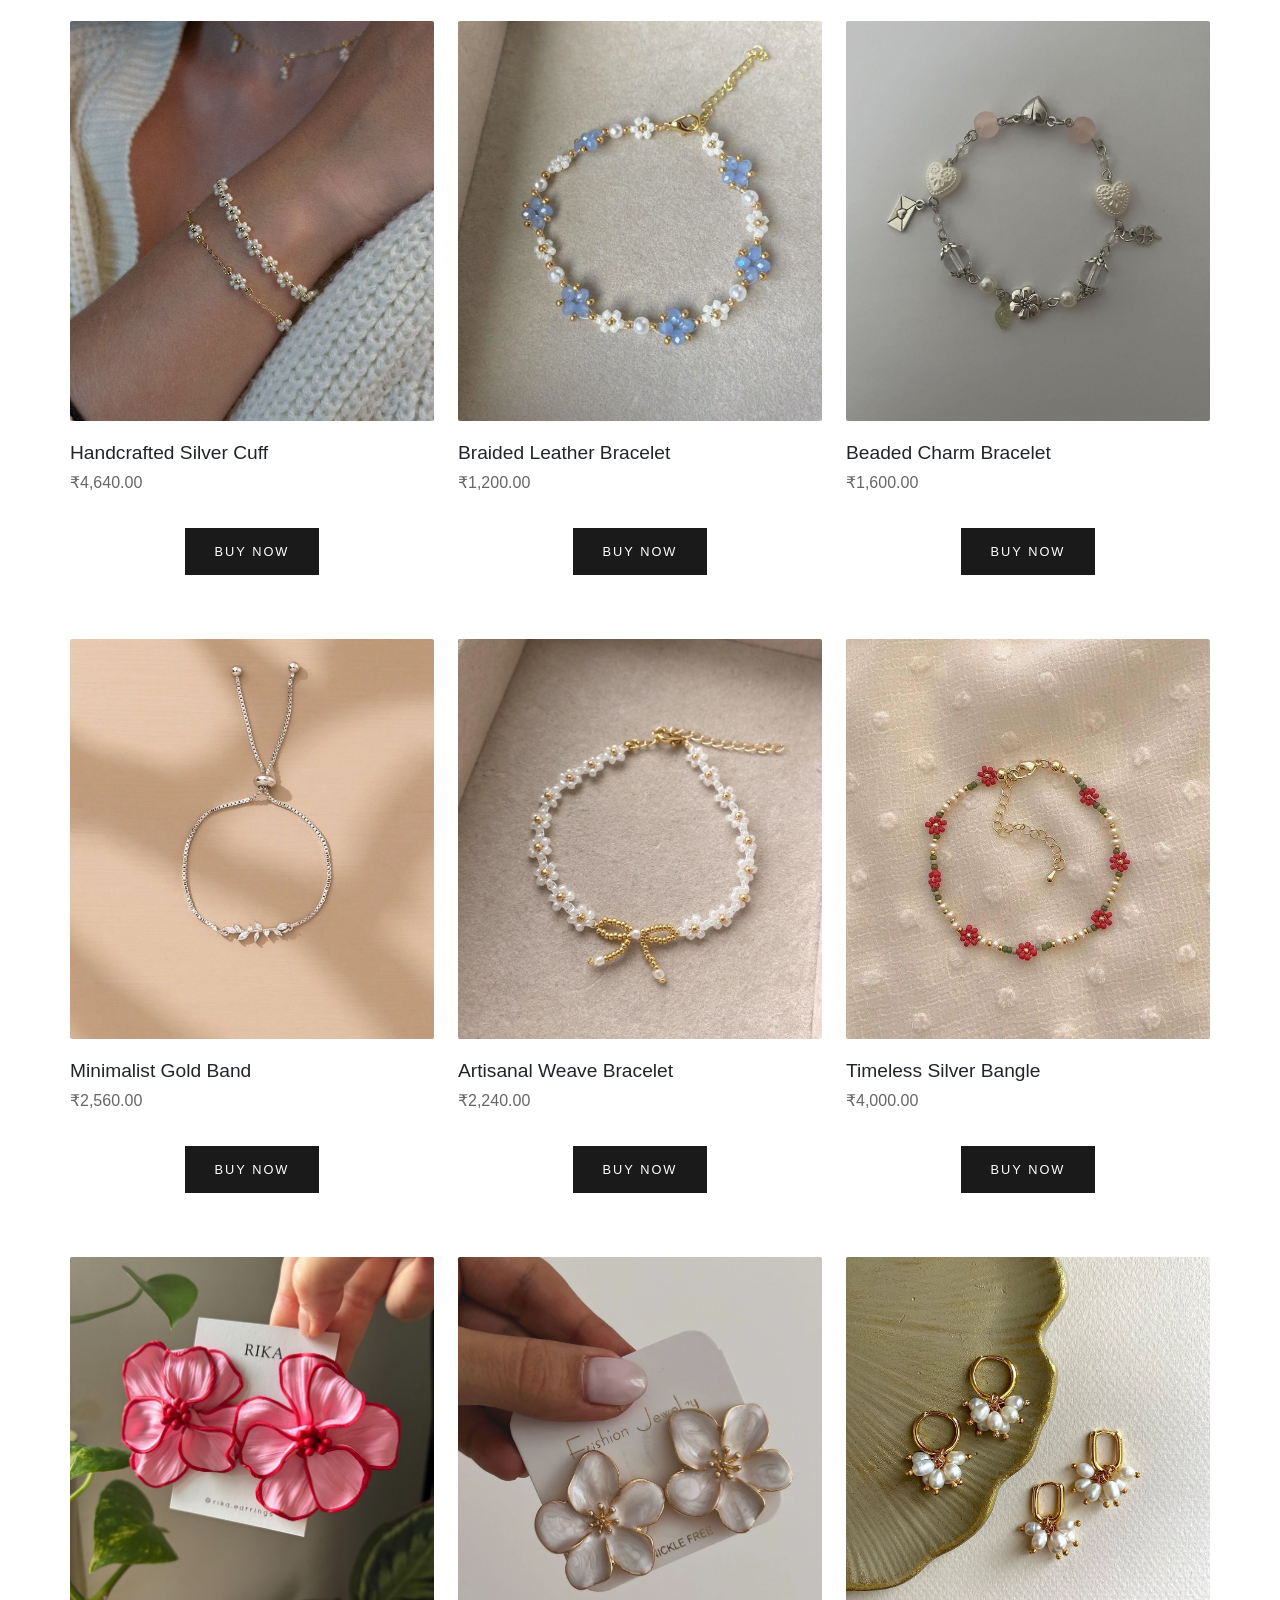
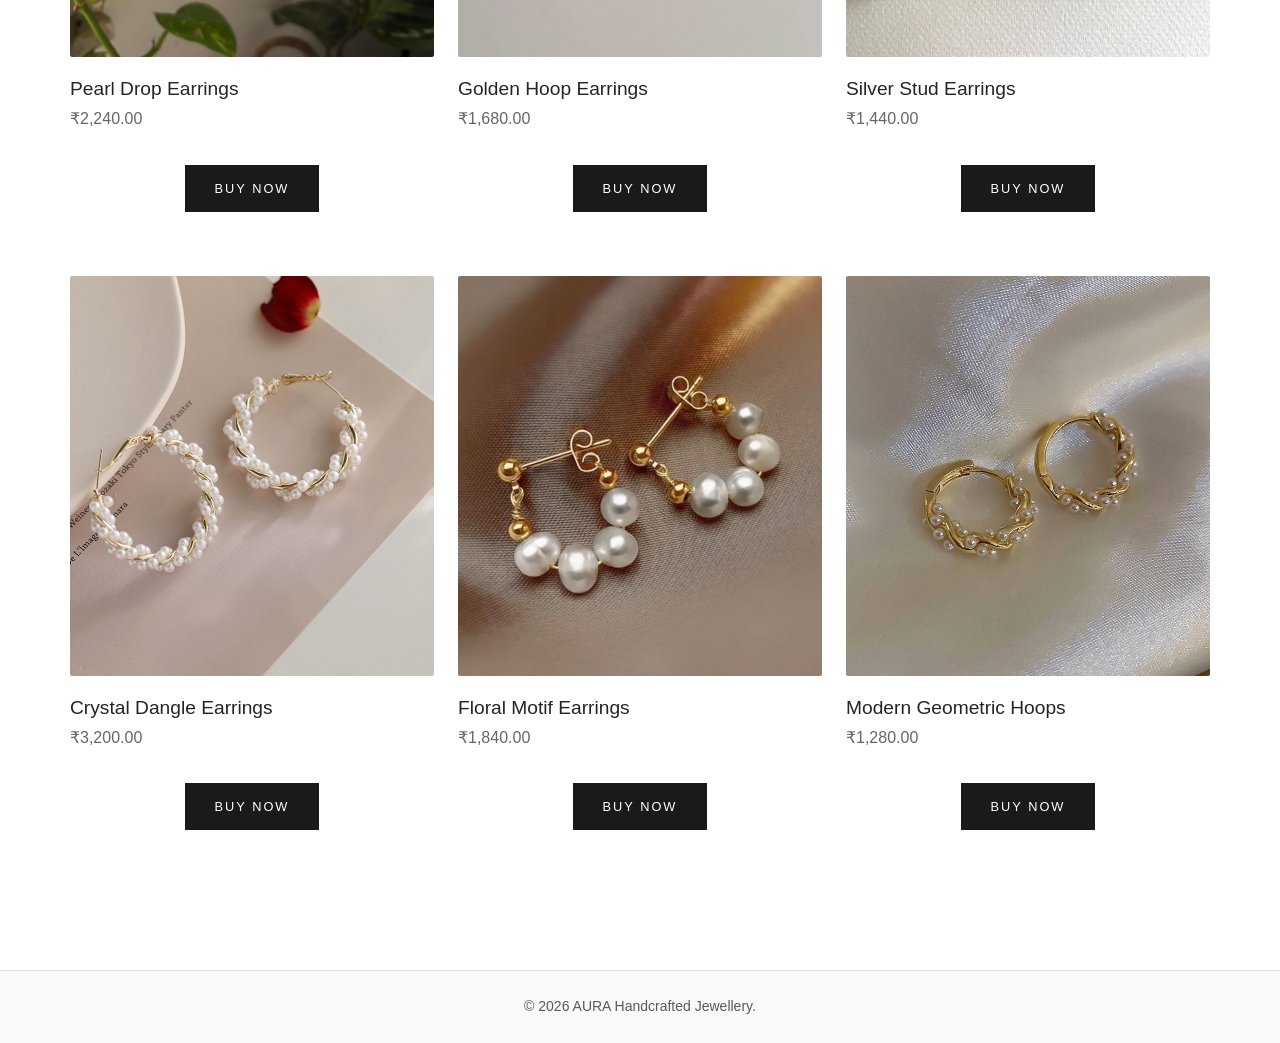
<file: shop.html>
<!DOCTYPE html>
<html lang="en">

<head>
    <meta charset="UTF-8">
    <meta name="viewport" content="width=device-width, initial-scale=1.0">
    <meta name="description" content="Shop the Aura Handcrafted Jewellery collection. Unique artisanal pieces.">

    <!-- Bootstrap CSS -->
    <link href="https://cdn.jsdelivr.net/npm/bootstrap@5.0.2/dist/css/bootstrap.min.css" rel="stylesheet">
    <!-- Custom CSS -->
    <link rel="stylesheet" href="style.css">

    <title>Shop All | Aura Handcrafted Jewellery</title>

    <style>
        .shop-header {
            padding: 60px 0 30px;
            text-align: center;
            background-color: #f9f9f9;
        }
    </style>
</head>

<body>

    <!-- Navbar -->
    <nav class="navbar navbar-expand-lg navbar-light sticky-top shadow-sm">
        <div class="container">
            <a class="navbar-brand" href="index.html">AURA</a>
            <button class="navbar-toggler" type="button" data-bs-toggle="collapse" data-bs-target="#navbarContent">
                <span class="navbar-toggler-icon"></span>
            </button>
            <div class="collapse navbar-collapse justify-content-end" id="navbarContent">
                <ul class="navbar-nav align-items-center">
                    <li class="nav-item"><a class="nav-link" href="index.html">Home</a></li>
                    <li class="nav-item dropdown">
                        <a class="nav-link dropdown-toggle active" href="#" id="shopDropdown" role="button"
                            data-bs-toggle="dropdown" aria-expanded="false">
                            Shop
                        </a>
                        <ul class="dropdown-menu" aria-labelledby="shopDropdown">
                            <li><a class="dropdown-item" href="shop.html">Shop All</a></li>
                            <li>
                                <hr class="dropdown-divider">
                            </li>
                            <li><a class="dropdown-item" href="shop.html?category=necklace">Necklace</a></li>
                            <li><a class="dropdown-item" href="shop.html?category=hand-bracelet">Hand Bracelet</a></li>
                            <li><a class="dropdown-item" href="shop.html?category=earrings">Earrings</a></li>
                        </ul>
                    </li>
                    <li class="nav-item"><a class="nav-link" href="about.html">Our Story</a></li>
                    <li class="nav-item"><a class="nav-link" href="contact.html">Contact</a></li>
                </ul>
            </div>
        </div>
    </nav>

    <!-- Shop Hero -->
    <section class="shop-header">
        <div class="container">
            <h1 id="shopTitle">The Collection</h1>
            <p class="text-muted">Handcrafted pieces, made in small batches.</p>
        </div>
    </section>

    <!-- Shop Content -->
    <section class="section-padding container">
        <!-- Product Grid -->
        <div class="row g-4" id="productGrid">
            <!-- NECKLACES -->
            <!-- Product 1 -->
            <div class="col-sm-6 col-lg-4 text-center product-item" data-category="necklace">
                <div class="card product-card">
                    <div class="img-container">
                        <img src="images/necklace1.jpg" alt="Aura Gold Necklace">
                    </div>
                    <h5 class="card-title">Aura Gold Necklace</h5>
                    <p class="card-price">₹3,600.00</p>
                    <div class="mt-3">
                        <a href="purchase.html?name=Aura Gold Necklace&price=3600&img=images/necklace1.jpg"
                            class="btn btn-primary">Buy Now</a>
                    </div>
                </div>
            </div>
            <!-- Product 2 -->
            <div class="col-sm-6 col-lg-4 text-center product-item" data-category="necklace">
                <div class="card product-card">
                    <div class="img-container">
                        <img src="images/necklace2.jpg" alt="Artisanal Silver Chain">
                    </div>
                    <h5 class="card-title">Artisanal Silver Chain</h5>
                    <p class="card-price">₹4,800.00</p>
                    <div class="mt-3">
                        <a href="purchase.html?name=Artisanal Silver Chain&price=4800&img=images/necklace2.jpg"
                            class="btn btn-primary">Buy Now</a>
                    </div>
                </div>
            </div>
            <!-- Product 3 -->
            <div class="col-sm-6 col-lg-4 text-center product-item" data-category="necklace">
                <div class="card product-card">
                    <div class="img-container">
                        <img src="images/necklace3.jpg" alt="Hand-Forged Pendant">
                    </div>
                    <h5 class="card-title">Hand-Forged Pendant</h5>
                    <p class="card-price">₹2,400.00</p>
                    <div class="mt-3">
                        <a href="purchase.html?name=Hand-Forged Pendant&price=2400&img=images/necklace3.jpg"
                            class="btn btn-primary">Buy Now</a>
                    </div>
                </div>
            </div>
            <!-- Product 4 -->
            <div class="col-sm-6 col-lg-4 text-center product-item" data-category="necklace">
                <div class="card product-card">
                    <div class="img-container">
                        <img src="images/necklace4.jpg" alt="Bohemia Beaded Necklace">
                    </div>
                    <h5 class="card-title">Bohemia Beaded Necklace</h5>
                    <p class="card-price">₹1,920.00</p>
                    <div class="mt-3">
                        <a href="purchase.html?name=Bohemia Beaded Necklace&price=1920&img=images/necklace4.jpg"
                            class="btn btn-primary">Buy Now</a>
                    </div>
                </div>
            </div>
            <!-- Product 5 -->
            <div class="col-sm-6 col-lg-4 text-center product-item" data-category="necklace">
                <div class="card product-card">
                    <div class="img-container">
                        <img src="images/necklace5.jpg" alt="Classic V-Necklace">
                    </div>
                    <h5 class="card-title">Classic V-Necklace</h5>
                    <p class="card-price">₹2,800.00</p>
                    <div class="mt-3">
                        <a href="purchase.html?name=Classic V-Necklace&price=2800&img=images/necklace5.jpg"
                            class="btn btn-primary">Buy Now</a>
                    </div>
                </div>
            </div>
            <!-- Product 6 -->
            <div class="col-sm-6 col-lg-4 text-center product-item" data-category="necklace">
                <div class="card product-card">
                    <div class="img-container">
                        <img src="images/necklace6.jpg" alt="Minimalist Choker">
                    </div>
                    <h5 class="card-title">Minimalist Choker</h5>
                    <p class="card-price">₹4,200.00</p>
                    <div class="mt-3">
                        <a href="purchase.html?name=Minimalist Choker&price=4200&img=images/necklace6.jpg"
                            class="btn btn-primary">Buy Now</a>
                    </div>
                </div>
            </div>

            <!-- HAND BRACELETS -->
            <!-- Product 7 -->
            <div class="col-sm-6 col-lg-4 text-center product-item" data-category="hand-bracelet">
                <div class="card product-card">
                    <div class="img-container">
                        <img src="images/handbracelet1.jpg" alt="Handcrafted Silver Cuff">
                    </div>
                    <h5 class="card-title">Handcrafted Silver Cuff</h5>
                    <p class="card-price">₹4,640.00</p>
                    <div class="mt-3">
                        <a href="purchase.html?name=Handcrafted Silver Cuff&price=4640&img=images/handbracelet1.jpg"
                            class="btn btn-primary">Buy Now</a>
                    </div>
                </div>
            </div>
            <!-- Product 8 -->
            <div class="col-sm-6 col-lg-4 text-center product-item" data-category="hand-bracelet">
                <div class="card product-card">
                    <div class="img-container">
                        <img src="images/handbracelet2.jpg" alt="Braided Leather Bracelet">
                    </div>
                    <h5 class="card-title">Braided Leather Bracelet</h5>
                    <p class="card-price">₹1,200.00</p>
                    <div class="mt-3">
                        <a href="purchase.html?name=Braided Leather Bracelet&price=1200&img=images/handbracelet2.jpg"
                            class="btn btn-primary">Buy Now</a>
                    </div>
                </div>
            </div>
            <!-- Product 9 -->
            <div class="col-sm-6 col-lg-4 text-center product-item" data-category="hand-bracelet">
                <div class="card product-card">
                    <div class="img-container">
                        <img src="images/handbracelet3.jpg" alt="Beaded Charm Bracelet">
                    </div>
                    <h5 class="card-title">Beaded Charm Bracelet</h5>
                    <p class="card-price">₹1,600.00</p>
                    <div class="mt-3">
                        <a href="purchase.html?name=Beaded Charm Bracelet&price=1600&img=images/handbracelet3.jpg"
                            class="btn btn-primary">Buy Now</a>
                    </div>
                </div>
            </div>
            <!-- Product 10 -->
            <div class="col-sm-6 col-lg-4 text-center product-item" data-category="hand-bracelet">
                <div class="card product-card">
                    <div class="img-container">
                        <img src="images/handbracelet4.jpg" alt="Minimalist Gold Band">
                    </div>
                    <h5 class="card-title">Minimalist Gold Band</h5>
                    <p class="card-price">₹2,560.00</p>
                    <div class="mt-3">
                        <a href="purchase.html?name=Minimalist Gold Band&price=2560&img=images/handbracelet4.jpg"
                            class="btn btn-primary">Buy Now</a>
                    </div>
                </div>
            </div>
            <!-- Product 11 -->
            <div class="col-sm-6 col-lg-4 text-center product-item" data-category="hand-bracelet">
                <div class="card product-card">
                    <div class="img-container">
                        <img src="images/handbracelet5.jpg" alt="Artisanal Weave Bracelet">
                    </div>
                    <h5 class="card-title">Artisanal Weave Bracelet</h5>
                    <p class="card-price">₹2,240.00</p>
                    <div class="mt-3">
                        <a href="purchase.html?name=Artisanal Weave Bracelet&price=2240&img=images/handbracelet5.jpg"
                            class="btn btn-primary">Buy Now</a>
                    </div>
                </div>
            </div>
            <!-- Product 12 -->
            <div class="col-sm-6 col-lg-4 text-center product-item" data-category="hand-bracelet">
                <div class="card product-card">
                    <div class="img-container">
                        <img src="images/handbracelet6.jpg" alt="Timeless Silver Bangle">
                    </div>
                    <h5 class="card-title">Timeless Silver Bangle</h5>
                    <p class="card-price">₹4,000.00</p>
                    <div class="mt-3">
                        <a href="purchase.html?name=Timeless Silver Bangle&price=4000&img=images/handbracelet6.jpg"
                            class="btn btn-primary">Buy Now</a>
                    </div>
                </div>
            </div>

            <!-- EARRINGS -->
            <!-- Product 13 -->
            <div class="col-sm-6 col-lg-4 text-center product-item" data-category="earrings">
                <div class="card product-card">
                    <div class="img-container">
                        <img src="images/earings1.jpg" alt="Pearl Drop Earrings">
                    </div>
                    <h5 class="card-title">Pearl Drop Earrings</h5>
                    <p class="card-price">₹2,240.00</p>
                    <div class="mt-3">
                        <a href="purchase.html?name=Pearl Drop Earrings&price=2240&img=images/earings1.jpg"
                            class="btn btn-primary">Buy Now</a>
                    </div>
                </div>
            </div>
            <!-- Product 14 -->
            <div class="col-sm-6 col-lg-4 text-center product-item" data-category="earrings">
                <div class="card product-card">
                    <div class="img-container">
                        <img src="images/earings2.jpg" alt="Golden Hoop Earrings">
                    </div>
                    <h5 class="card-title">Golden Hoop Earrings</h5>
                    <p class="card-price">₹1,680.00</p>
                    <div class="mt-3">
                        <a href="purchase.html?name=Golden Hoop Earrings&price=1680&img=images/earings2.jpg"
                            class="btn btn-primary">Buy Now</a>
                    </div>
                </div>
            </div>
            <!-- Product 15 -->
            <div class="col-sm-6 col-lg-4 text-center product-item" data-category="earrings">
                <div class="card product-card">
                    <div class="img-container">
                        <img src="images/earings3.jpg" alt="Silver Stud Earrings">
                    </div>
                    <h5 class="card-title">Silver Stud Earrings</h5>
                    <p class="card-price">₹1,440.00</p>
                    <div class="mt-3">
                        <a href="purchase.html?name=Silver Stud Earrings&price=1440&img=images/earings3.jpg"
                            class="btn btn-primary">Buy Now</a>
                    </div>
                </div>
            </div>
            <!-- Product 16 -->
            <div class="col-sm-6 col-lg-4 text-center product-item" data-category="earrings">
                <div class="card product-card">
                    <div class="img-container">
                        <img src="images/earings4.jpg" alt="Crystal Dangle Earrings">
                    </div>
                    <h5 class="card-title">Crystal Dangle Earrings</h5>
                    <p class="card-price">₹3,200.00</p>
                    <div class="mt-3">
                        <a href="purchase.html?name=Crystal Dangle Earrings&price=3200&img=images/earings4.jpg"
                            class="btn btn-primary">Buy Now</a>
                    </div>
                </div>
            </div>
            <!-- Product 17 -->
            <div class="col-sm-6 col-lg-4 text-center product-item" data-category="earrings">
                <div class="card product-card">
                    <div class="img-container">
                        <img src="images/earings5.jpg" alt="Floral Motif Earrings">
                    </div>
                    <h5 class="card-title">Floral Motif Earrings</h5>
                    <p class="card-price">₹1,840.00</p>
                    <div class="mt-3">
                        <a href="purchase.html?name=Floral Motif Earrings&price=1840&img=images/earings5.jpg"
                            class="btn btn-primary">Buy Now</a>
                    </div>
                </div>
            </div>
            <!-- Product 18 -->
            <div class="col-sm-6 col-lg-4 text-center product-item" data-category="earrings">
                <div class="card product-card">
                    <div class="img-container">
                        <img src="images/earings6.jpg" alt="Modern Geometric Hoops">
                    </div>
                    <h5 class="card-title">Modern Geometric Hoops</h5>
                    <p class="card-price">₹1,280.00</p>
                    <div class="mt-3">
                        <a href="purchase.html?name=Modern Geometric Hoops&price=1280&img=images/earings6.jpg"
                            class="btn btn-primary">Buy Now</a>
                    </div>
                </div>
            </div>
        </div>
    </section>

    <!-- Footer -->
    <footer class="bg-light border-top section-padding py-4">
        <div class="container text-center">
            <p class="mb-0 text-muted small">&copy; 2026 AURA Handcrafted Jewellery.</p>
        </div>
    </footer>

    <script src="https://cdn.jsdelivr.net/npm/bootstrap@5.0.2/dist/js/bootstrap.bundle.min.js"></script>

    <script>
        document.addEventListener('DOMContentLoaded', () => {
            const params = new URLSearchParams(window.location.search);
            const category = params.get('category');
            if (category) {
                const products = document.querySelectorAll('.product-item');
                products.forEach(p => {
                    if (p.dataset.category !== category) {
                        p.style.display = 'none';
                    }
                });

                // Update title
                const titleMap = {
                    'necklace': 'Necklaces',
                    'hand-bracelet': 'Hand Bracelets',
                    'earrings': 'Earrings'
                };
                if (titleMap[category]) {
                    document.getElementById('shopTitle').innerText = titleMap[category];
                }
            }
        });
    </script>
</body>

</html>
</file>
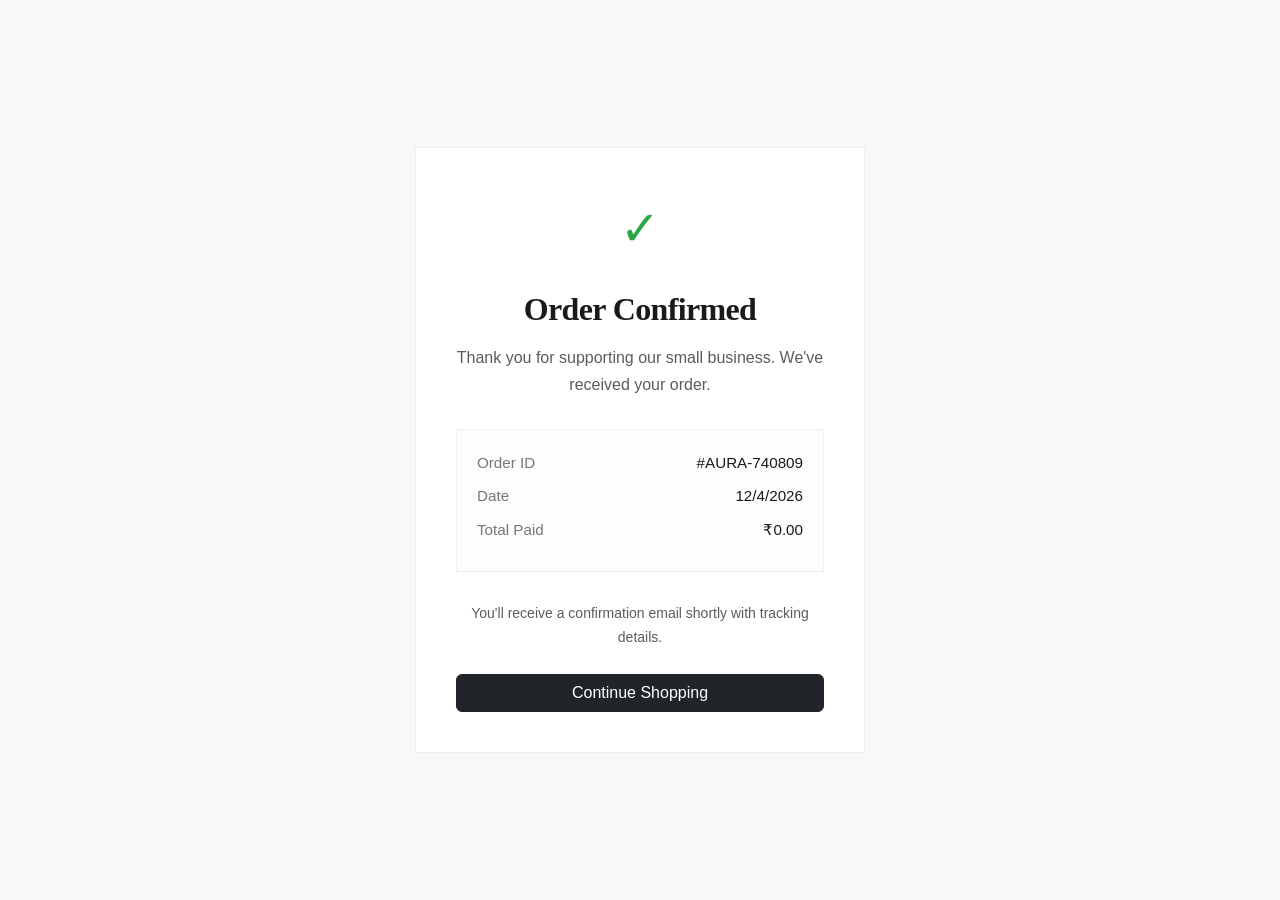
<file: thankyou.html>
<!DOCTYPE html>
<html lang="en">

<head>
    <meta charset="UTF-8">
    <meta name="viewport" content="width=device-width, initial-scale=1.0">
    <title>Thank You | Aura Handcrafted Jewellery</title>

    <!-- Bootstrap CSS -->
    <link href="https://cdn.jsdelivr.net/npm/bootstrap@5.0.2/dist/css/bootstrap.min.css" rel="stylesheet">
    <!-- Custom CSS -->
    <link rel="stylesheet" href="style.css">

    <style>
        body {
            background-color: #f8f8f8;
            display: flex;
            justify-content: center;
            align-items: center;
            min-height: 100vh;
            padding: 20px;
        }

        .thankyou-card {
            background: white;
            padding: 40px;
            text-align: center;
            max-width: 450px;
            width: 100%;
            border: 1px solid #eee;
        }

        .check-icon {
            font-size: 3rem;
            color: #28a745;
            margin-bottom: 20px;
        }

        .order-details {
            margin: 30px 0;
            padding: 20px;
            background: #fdfdfd;
            border: 1px solid #f0f0f0;
            text-align: left;
            font-size: 0.95rem;
        }

        .order-details div {
            margin-bottom: 8px;
            display: flex;
            justify-content: space-between;
        }

        .order-details span:first-child {
            color: #777;
        }
    </style>
</head>

<body>

    <div class="thankyou-card">
        <div class="check-icon">✓</div>
        <h2 class="mb-3">Order Confirmed</h2>
        <p class="text-muted">Thank you for supporting our small business. We've received your order.</p>

        <div class="order-details">
            <div>
                <span>Order ID</span>
                <span id="orderId">#AURA-000000</span>
            </div>
            <div>
                <span>Date</span>
                <span id="date">--</span>
            </div>
            <div>
                <span>Total Paid</span>
                <span id="amount">₹0.00</span>
            </div>
        </div>

        <p class="small text-muted mb-4">You'll receive a confirmation email shortly with tracking details.</p>

        <a href="index.html" class="btn btn-dark w-100">Continue Shopping</a>
    </div>

    <script>
        // Get amount from URL
        let params = new URLSearchParams(window.location.search);
        let amount = params.get("amount");
        if (amount) {
            document.getElementById("amount").innerText = "₹" + Number(amount).toLocaleString('en-IN') + ".00";
        }

        // Generate random Order ID
        let orderId = "AURA-" + Math.floor(Math.random() * 800000 + 100000);
        document.getElementById("orderId").innerText = "#" + orderId;

        // Current Date
        let now = new Date();
        document.getElementById("date").innerText = now.toLocaleDateString();
    </script>

</body>

</html>
</file>
<file: style.css>
/* 
    Aura Handcrafted Jewellery - Premium Design System
*/

:root {
    --primary-accent: #8d7b68; /* Warm Earthy Tone */
    --accent-light: #f5efe6;
    --bg-light: #ffffff;
    --text-dark: #1a1a1a;
    --text-muted: #666666;
    --border-color: #f0f0f0;
    --transition: all 0.4s cubic-bezier(0.165, 0.84, 0.44, 1);
}

@import url('https://fonts.googleapis.com/css2?family=Playfair+Display:ital,wght@0,400;0,600;1,400&family=Inter:wght@300;400;500&display=swap');

body {
    font-family: 'Inter', sans-serif;
    background-color: var(--bg-light);
    color: var(--text-dark);
    line-height: 1.7;
    -webkit-font-smoothing: antialiased;
}

h1, h2, h3, h4, .navbar-brand {
    font-family: 'Playfair Display', serif;
    font-weight: 600;
    letter-spacing: -0.02em;
}

/* Premium Navbar */
.navbar {
    background-color: rgba(255, 255, 255, 0.95) !important;
    backdrop-filter: blur(10px);
    border-bottom: 1px solid var(--border-color);
    padding: 20px 0;
    transition: var(--transition);
}

.navbar-brand {
    font-size: 1.6rem;
    color: var(--text-dark) !important;
    text-transform: uppercase;
    letter-spacing: 3px;
}

.nav-link {
    color: var(--text-dark) !important;
    font-size: 0.85rem;
    font-weight: 500;
    text-transform: uppercase;
    letter-spacing: 1px;
    padding: 8px 20px !important;
}

.nav-link:hover {
    color: var(--primary-accent) !important;
}

/* Modern Hero Section */
.hero-premium {
    position: relative;
    padding: 120px 0;
    background: linear-gradient(rgba(255,255,255,0.8), rgba(255,255,255,0.8)), url('images/necklace1.jpg');
    background-size: cover;
    background-position: center;
    background-attachment: fixed;
    text-align: center;
    overflow: hidden;
}

.hero-premium h1 {
    font-size: 4rem;
    margin-bottom: 20px;
    font-weight: 600;
}

.hero-premium p {
    font-size: 1.2rem;
    max-width: 700px;
    margin: 0 auto 40px;
    color: var(--text-muted);
}

/* Split Showcase Section */
.collection-banner {
    background: var(--accent-light);
    border-radius: 0;
    overflow: hidden;
    margin-bottom: 60px;
}

.banner-img {
    height: 500px;
    object-fit: cover;
    width: 100%;
}

.banner-content {
    padding: 60px;
    display: flex;
    flex-direction: column;
    justify-content: center;
}

/* Premium Product Card */
.product-card {
    border: none;
    background: white;
    margin-bottom: 40px;
    transition: var(--transition);
    position: relative;
}

.product-card .img-container {
    height: 400px;
    background-color: #f9f9f9;
    overflow: hidden;
    margin-bottom: 20px;
    border-radius: 2px;
}

.product-card img {
    width: 100%;
    height: 100%;
    object-fit: cover;
    transition: var(--transition);
}

.product-card:hover img {
    transform: scale(1.05);
}

.product-card:hover {
    transform: translateY(-10px);
}

.card-title {
    font-size: 1.2rem;
    margin-bottom: 5px;
    text-align: left;
    padding: 0;
}

.card-price {
    font-weight: 400;
    color: var(--text-muted);
    text-align: left;
    font-size: 1rem;
}

.btn-primary {
    background-color: var(--text-dark);
    border: none;
    border-radius: 0;
    padding: 14px 30px;
    font-size: 0.8rem;
    text-transform: uppercase;
    letter-spacing: 2px;
    transition: var(--transition);
}

.btn-primary:hover {
    background-color: var(--primary-accent);
    transform: translateY(-2px);
    box-shadow: 0 10px 20px rgba(0,0,0,0.1);
}

.btn-outline-dark {
    border-radius: 0;
    text-transform: uppercase;
    letter-spacing: 2px;
    font-size: 0.8rem;
    padding: 12px 25px;
}

/* Section Spacing */
.section-padding {
    padding: 100px 0;
}

.section-title h2 {
    font-size: 2.5rem;
    margin-bottom: 20px;
}

.section-title p {
    color: var(--text-muted);
    max-width: 600px;
    margin: 0 auto;
}

/* Responsive Fixes */
@media (max-width: 768px) {
    .hero-premium h1 { font-size: 2.5rem; }
    .banner-img { height: 300px; }
}
</file>
